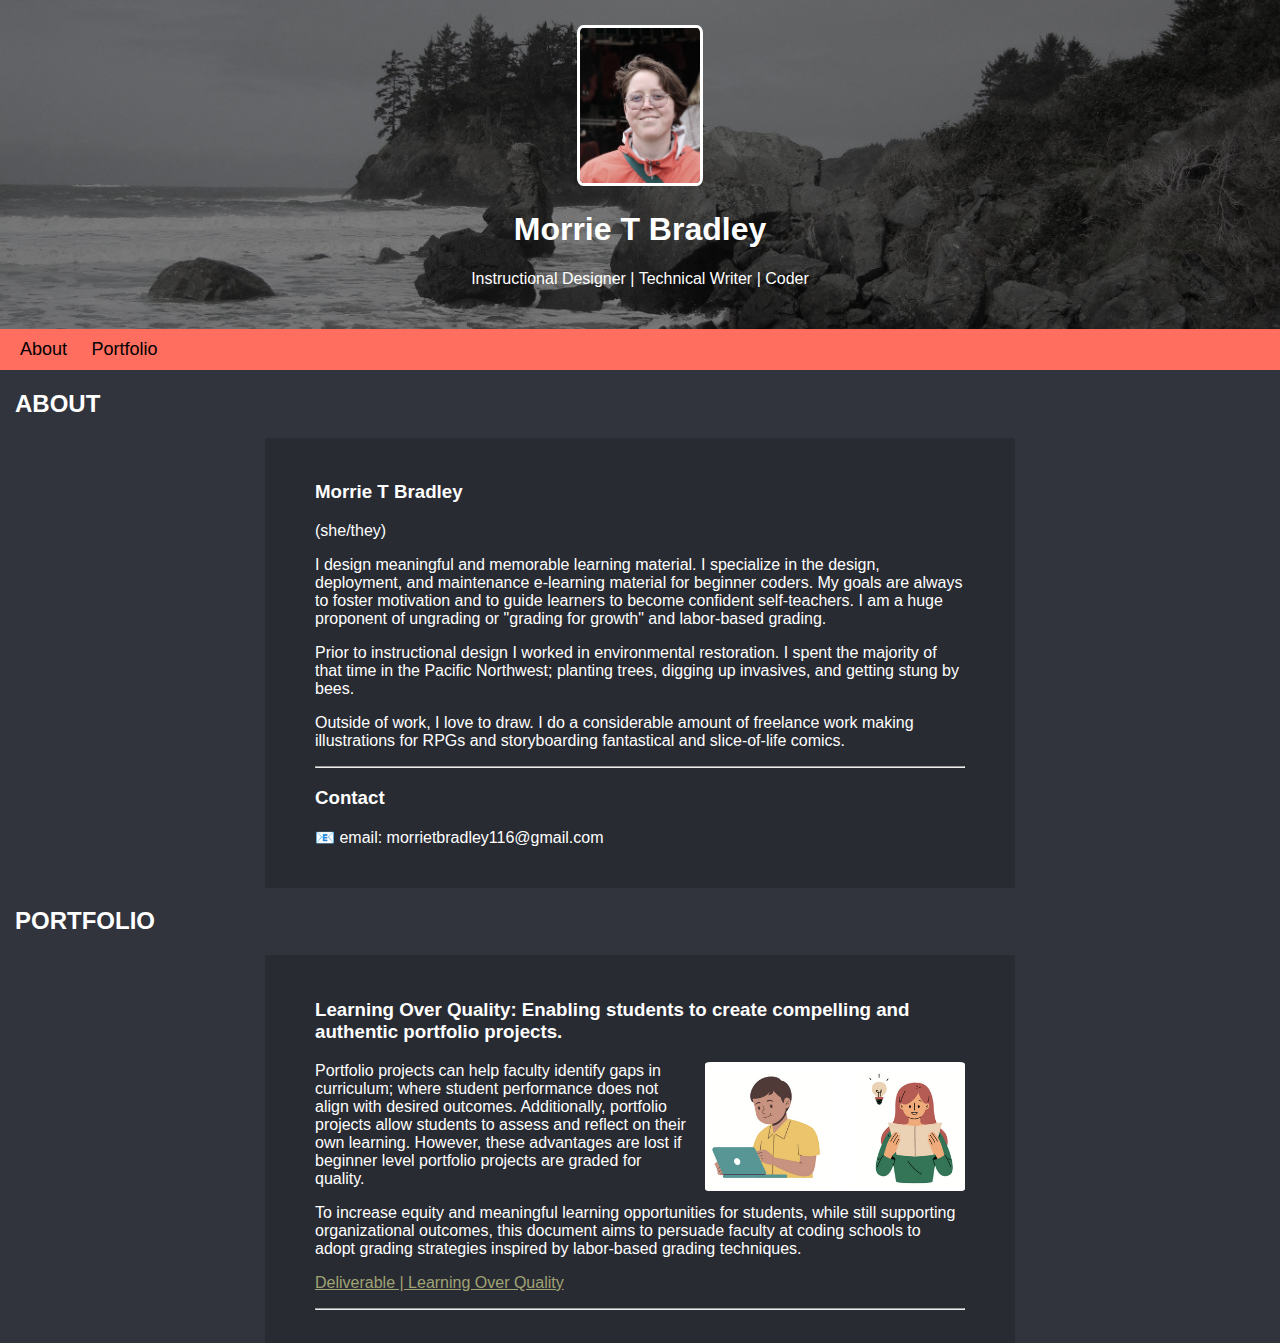
<file: index.html>
<!DOCTYPE html>
<html lang="en">
<head>
    <meta charset="UTF-8">
    <meta name="viewport" content="width=device-width, initial-scale=1.0">
    <title>Morrie T Bradley</title>
    <link rel="stylesheet" href="index.css">
</head>
<body>

    <header>
        <div>
            <img id="intro_portrait" src="./assets/intro_portrait.png" alt="">
            <h1>Morrie T Bradley</h1>
            <p>Instructional Designer | Technical Writer | Coder</p>
        </div>
    </header>

    <nav>
        <a href="#ABOUT">About</a>
        <a href="#PORTFOLIO">Portfolio</a>
    </nav>

    <main> 
        <section>
            <h2 id="ABOUT">ABOUT</h2>
            <div>
                <h3>Morrie T Bradley</h3>
                <p>(she/they)</p>
                <p>I design meaningful and memorable learning material. I specialize in the design, deployment, and maintenance e-learning material for beginner coders. My goals are always to foster motivation and to guide learners to become confident self-teachers. I am a huge proponent of ungrading or "grading for growth" and labor-based grading.</p>
                <p>Prior to instructional design I worked in environmental restoration. I spent the majority of that time in the Pacific Northwest; planting trees, digging up invasives, and getting stung by bees.</p>
                <p>Outside of work, I love to draw. I do a considerable amount of freelance work making illustrations for RPGs and storyboarding fantastical and slice-of-life comics.</p>
                <hr>
                <h3>Contact</h3>
                <p>📧 email: morrietbradley116@gmail.com</p>
            </div>
        </section>
            
        <section>
            <h2 id="PORTFOLIO">PORTFOLIO</h2>
            <div>
                <h3>Learning Over Quality: Enabling students to create compelling and authentic portfolio projects.</h3>
                <img src="./assets/project_lrnng_vr_qlty.png">
                <p>Portfolio projects can help faculty identify gaps in curriculum; where student performance does not align with desired outcomes. Additionally, portfolio projects allow students to assess and reflect on their own learning. However, these advantages are lost if beginner level portfolio projects are graded for quality.</p>
                <p>To increase equity and meaningful learning opportunities for students, while still supporting organizational outcomes, this document aims to persuade faculty at coding schools to adopt grading strategies inspired by labor-based grading techniques.</p>
                <p><a href="https://docs.google.com/presentation/d/1PkGZIoc3BYB-A18PDs1rvrLskuIcQtI_JUxqm0rGLjg/edit?usp=sharing">Deliverable | Learning Over Quality</a></p>
                <hr>
            </div>
        </section>
    </main>

</body>
</html>
</file>
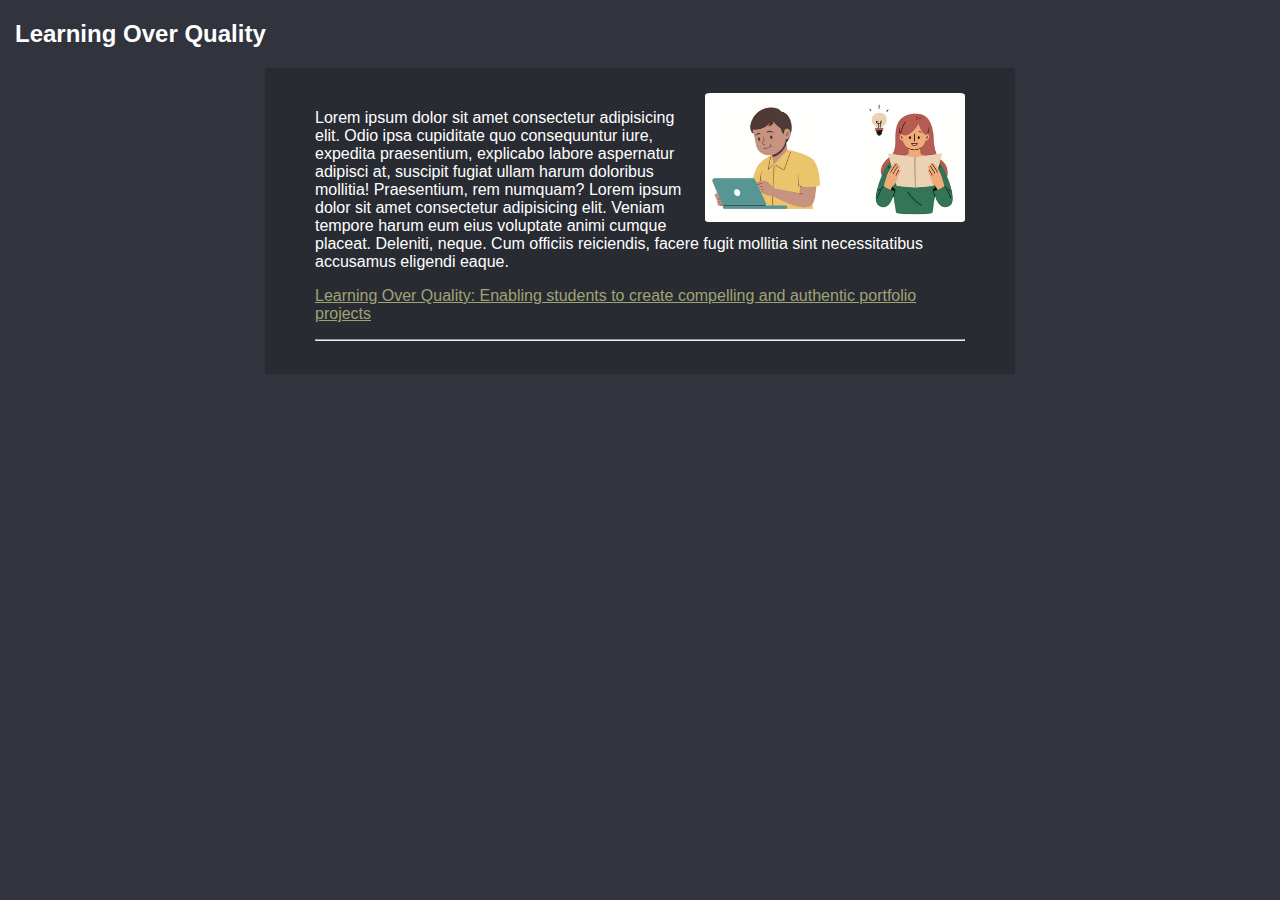
<file: project_pages/lrnng_vr_qlty.html>
<!DOCTYPE html>
<html lang="en">
<head>
    <meta charset="UTF-8">
    <meta name="viewport" content="width=device-width, initial-scale=1.0">
    <title>Morrie T Bradley</title>
    <link rel="stylesheet" href="./../index.css">
</head>
<body>
    <main>  
        <section>
            <h2 id="PORTFOLIO">Learning Over Quality</h2>
            <div>
                <img src="./../assets/project_lrnng_vr_qlty.png">
                <p>Lorem ipsum dolor sit amet consectetur adipisicing elit. Odio ipsa cupiditate quo consequuntur iure, expedita praesentium, explicabo labore aspernatur adipisci at, suscipit fugiat ullam harum doloribus mollitia! Praesentium, rem numquam? Lorem ipsum dolor sit amet consectetur adipisicing elit. Veniam tempore harum eum eius voluptate animi cumque placeat. Deleniti, neque. Cum officiis reiciendis, facere fugit mollitia sint necessitatibus accusamus eligendi eaque.</p>
                <p><a href="https://docs.google.com/presentation/d/1PkGZIoc3BYB-A18PDs1rvrLskuIcQtI_JUxqm0rGLjg/edit?usp=sharing">Learning Over Quality: Enabling students to create compelling and authentic portfolio projects</a></p>
                <hr>
            </div>
        </section>
    </main>
</body>
</html>
</file>
<file: index.css>
body {
    background-color: #31333D;
    color: white;
    font-family: Arial, Helvetica, sans-serif;
    margin: 0px
}

header {
    background-image: url("./assets/banner_humboldt.jpg");
    background-repeat: no-repeat;
    background-position: center;
    background-size: cover;
    text-align: center;
    padding: 25px;
}

#intro_portrait {
    width: 120px;
    height: 10%;
    border-radius: 5%;
    border-style: solid;
    border-color: white;
}

nav {
    background-color: #FF6E5F;
    padding: 10px;
}


nav a {
    text-decoration: none;
    font-size: large;
    padding: 10px;
    color: black;
}

nav a:visited {
    color: black
}

nav a:hover {
    background-color: white
}

main {
    margin-left: 15px;
    margin-right: 15px
}

main div {
    margin-left: 20%;
    margin-right: 20%;
    padding: 50px;
    padding-top: 25px;
    padding-bottom: 25px;
    background-color: #292b33;
}

main img {
    width: 40%;
    float: right;
    margin-left: 10px;
    margin-bottom: 10px;
    border-radius: 2%;
}

main a {
    color: #A0A374
}

main a:visited {
    color: #A0A374
}

hr {
   color: #FF6E5F 
}
</file>
